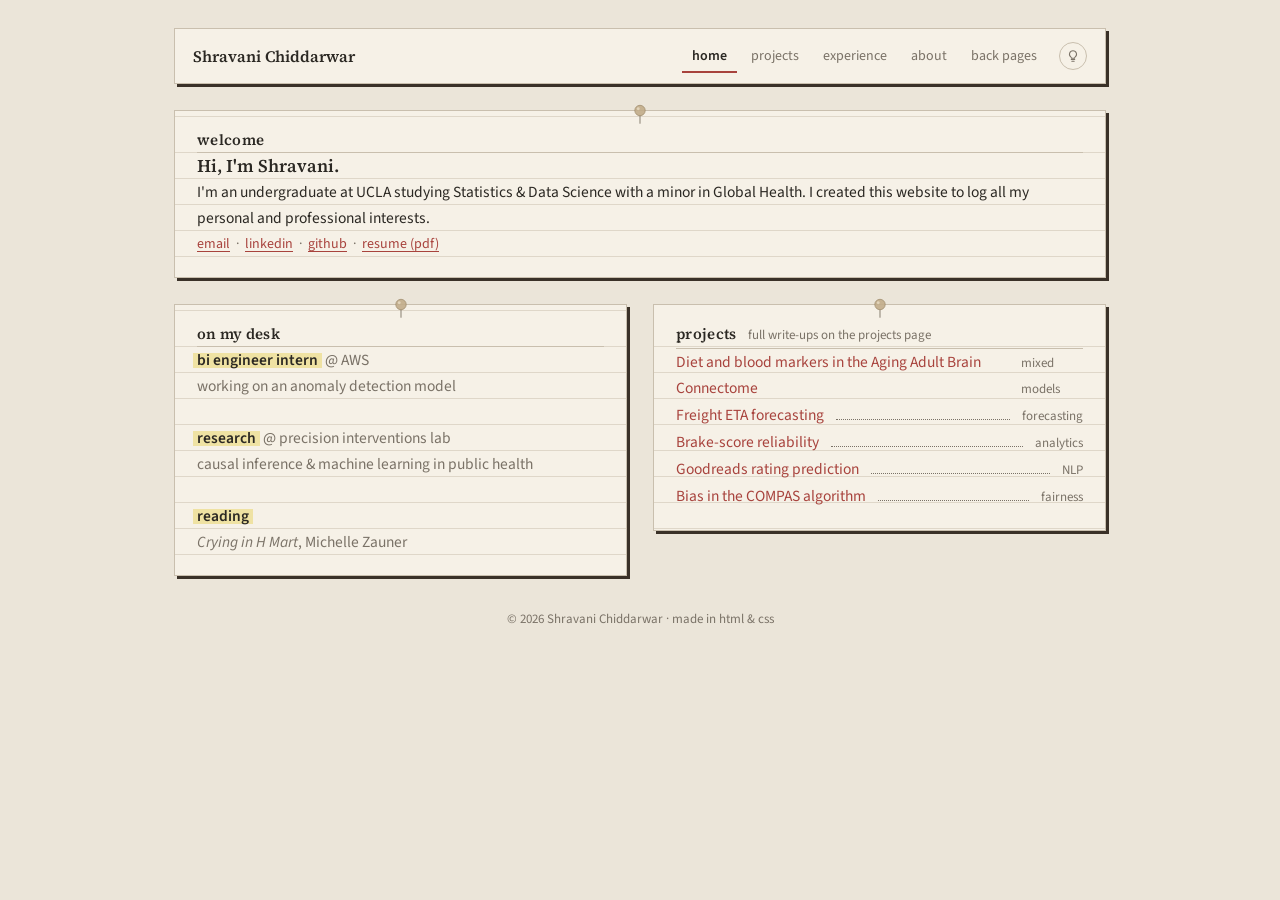
<file: index.html>
<!DOCTYPE html>
<html lang="en">
<head>
  <meta charset="UTF-8">
  <meta name="viewport" content="width=device-width, initial-scale=1">
  <title>Shravani Chiddarwar</title>
  <meta name="description" content="Shravani Chiddarwar — Statistics & Data Science at UCLA. Projects, experience, and the back pages.">
  <link rel="preconnect" href="https://fonts.googleapis.com">
  <link rel="preconnect" href="https://fonts.gstatic.com" crossorigin>
  <link href="https://fonts.googleapis.com/css2?family=Source+Serif+4:opsz,wght@8..60,500;8..60,600&family=Source+Sans+3:ital,wght@0,400;0,500;0,600;1,400&family=Caveat:wght@500&display=swap" rel="stylesheet">
  <link rel="stylesheet" href="styles.css">
  <script src="theme.js"></script>
</head>
<body>
<div class="desk">

  <header class="bar">
    <a class="who" href="index.html">Shravani Chiddarwar</a>
    <nav aria-label="Site">
      <a href="index.html" aria-current="page">home</a>
      <a href="projects.html">projects</a>
      <a href="experience.html">experience</a>
      <a href="about.html">about</a>
      <a href="back-pages.html">back pages</a>
      <button class="lamp" id="lamp" type="button" aria-label="Toggle dark mode" title="Desk lamp">
        <svg viewBox="0 0 24 24" aria-hidden="true"><path d="M9 18h6M10 21h4M12 3a6 6 0 0 0-3.5 10.9c.6.5.9 1.2.9 2V16h5.2v-.1c0-.8.3-1.5.9-2A6 6 0 0 0 12 3z"/></svg>
      </button>
    </nav>
  </header>

  <main class="sheet">
    <section class="block">
      <h2>welcome</h2>
      <h1>Hi, I'm Shravani.</h1>
      <p>I'm an undergraduate at UCLA studying Statistics &amp; Data Science with a minor in Global Health. I created this website to log all my personal and professional interests.</p>
      <p class="mute small"><a href="mailto:shravanic476@gmail.com">email</a> &nbsp;·&nbsp; <a href="https://www.linkedin.com/in/shravani-chiddarwar-a98483246/">linkedin</a> &nbsp;·&nbsp; <a href="https://github.com/shravanic26">github</a> &nbsp;·&nbsp; <a href="resume.pdf">resume (pdf)</a></p>
    </section>

    <div class="cols">
      <section class="block">
        <h2>on my desk</h2>
        <ul class="recent">
          <li><span class="chip"><strong>bi engineer intern</strong> @ AWS</span><span>working on an anomaly detection model</span></li>
          <li><span class="chip"><strong>research</strong> @ precision interventions lab</span><span>causal inference &amp; machine learning in public health</span></li>
          <li><span class="chip"><strong>reading</strong></span><span><em>Crying in H Mart</em>, Michelle Zauner</span></li>
        </ul>
      </section>

      <section class="block">
        <h2>projects <small>full write-ups on the projects page</small></h2>
        <ul class="toc">
          <li><a href="projects.html#aabc">Diet and blood markers in the Aging Adult Brain Connectome</a><span>mixed models</span></li>
          <li><a href="projects.html#kohls">Freight ETA forecasting</a><span>forecasting</span></li>
          <li><a href="projects.html#michelin">Brake-score reliability</a><span>analytics</span></li>
          <li><a href="projects.html#goodreads">Goodreads rating prediction</a><span>NLP</span></li>
          <li><a href="projects.html#compas">Bias in the COMPAS algorithm</a><span>fairness</span></li>
        </ul>
      </section>
    </div>
  </main>

  <p class="colophon">© 2026 Shravani Chiddarwar · made in html &amp; css</p>
</div>
</body>
</html>
</file>
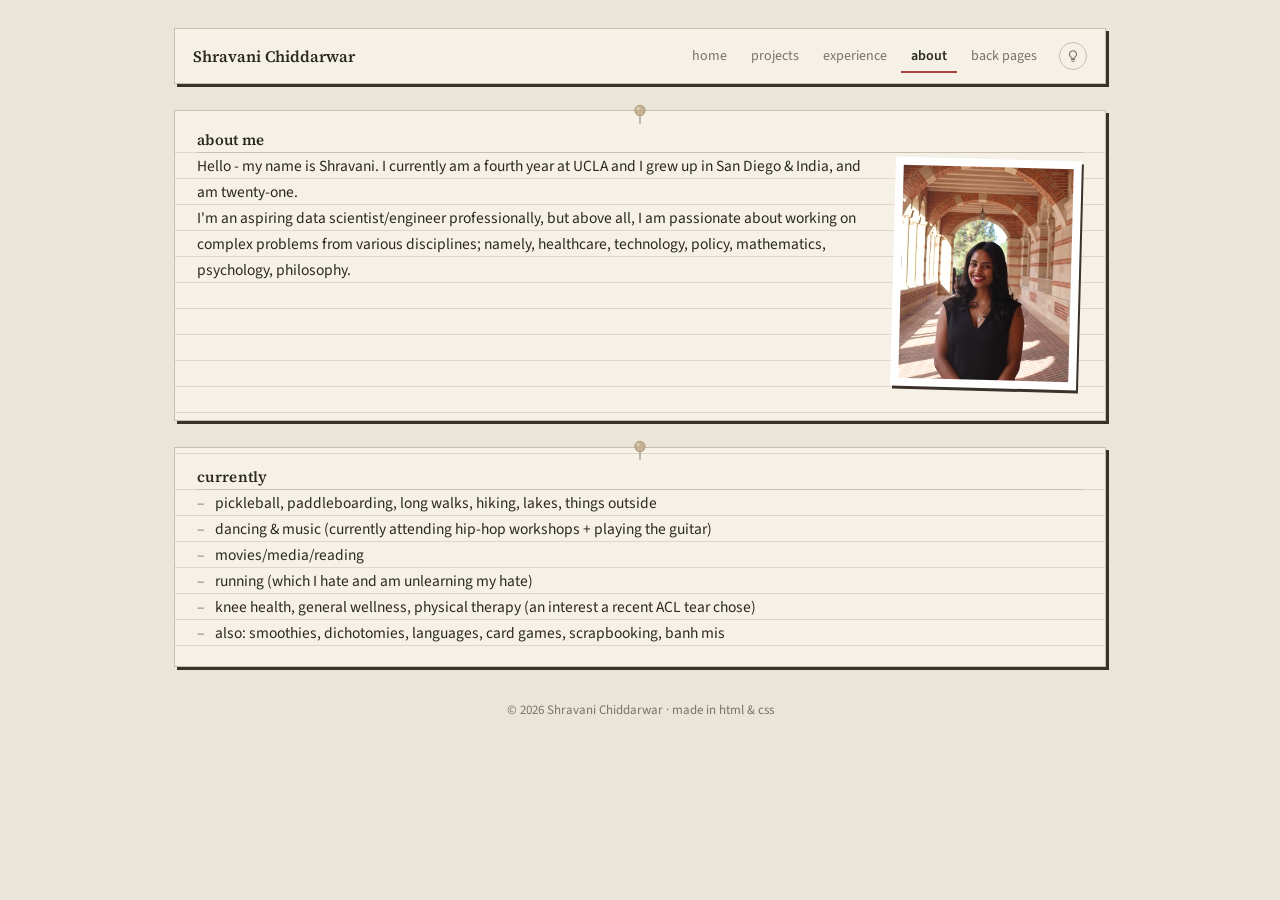
<file: about.html>
<!DOCTYPE html>
<html lang="en">
<head>
  <meta charset="UTF-8">
  <meta name="viewport" content="width=device-width, initial-scale=1">
  <title>about · Shravani Chiddarwar</title>
  <meta name="description" content="Shravani Chiddarwar — Statistics & Data Science at UCLA. Projects, experience, and the back pages.">
  <link rel="preconnect" href="https://fonts.googleapis.com">
  <link rel="preconnect" href="https://fonts.gstatic.com" crossorigin>
  <link href="https://fonts.googleapis.com/css2?family=Source+Serif+4:opsz,wght@8..60,500;8..60,600&family=Source+Sans+3:ital,wght@0,400;0,500;0,600;1,400&family=Caveat:wght@500&display=swap" rel="stylesheet">
  <link rel="stylesheet" href="styles.css">
  <script src="theme.js"></script>
</head>
<body>
<div class="desk">

  <header class="bar">
    <a class="who" href="index.html">Shravani Chiddarwar</a>
    <nav aria-label="Site">
      <a href="index.html">home</a>
      <a href="projects.html">projects</a>
      <a href="experience.html">experience</a>
      <a href="about.html" aria-current="page">about</a>
      <a href="back-pages.html">back pages</a>
      <button class="lamp" id="lamp" type="button" aria-label="Toggle dark mode" title="Desk lamp">
        <svg viewBox="0 0 24 24" aria-hidden="true"><path d="M9 18h6M10 21h4M12 3a6 6 0 0 0-3.5 10.9c.6.5.9 1.2.9 2V16h5.2v-.1c0-.8.3-1.5.9-2A6 6 0 0 0 12 3z"/></svg>
      </button>
    </nav>
  </header>

  <main class="sheet">
    <div class="stack">
      <section class="block has-photo">
        <h2>about me</h2>
        <figure class="photo r side"><img src="images/headshot.jpg" alt="Shravani Chiddarwar"></figure>
        <p>Hello - my name is Shravani. I currently am a fourth year at UCLA and I grew up in San Diego &amp; India, and am twenty-one.</p>
        <p>I'm an aspiring data scientist/engineer professionally, but above all, I am passionate about working on complex problems from various disciplines; namely, healthcare, technology, policy, mathematics, psychology, philosophy.</p>
      </section>
      <section class="block">
        <h2>currently</h2>
        <ul class="list">
          <li>pickleball, paddleboarding, long walks, hiking, lakes, things outside</li>
          <li>dancing &amp; music (currently attending hip-hop workshops + playing the guitar)</li>
          <li>movies/media/reading</li>
          <li>running (which I hate and am unlearning my hate)</li>
          <li>knee health, general wellness, physical therapy (an interest a recent ACL tear chose)</li>
          <li>also: smoothies, dichotomies, languages, card games, scrapbooking, banh mis</li>
        </ul>
      </section>
    </div>
  </main>

  <p class="colophon">© 2026 Shravani Chiddarwar · made in html &amp; css</p>
</div>
</body>
</html>
</file>
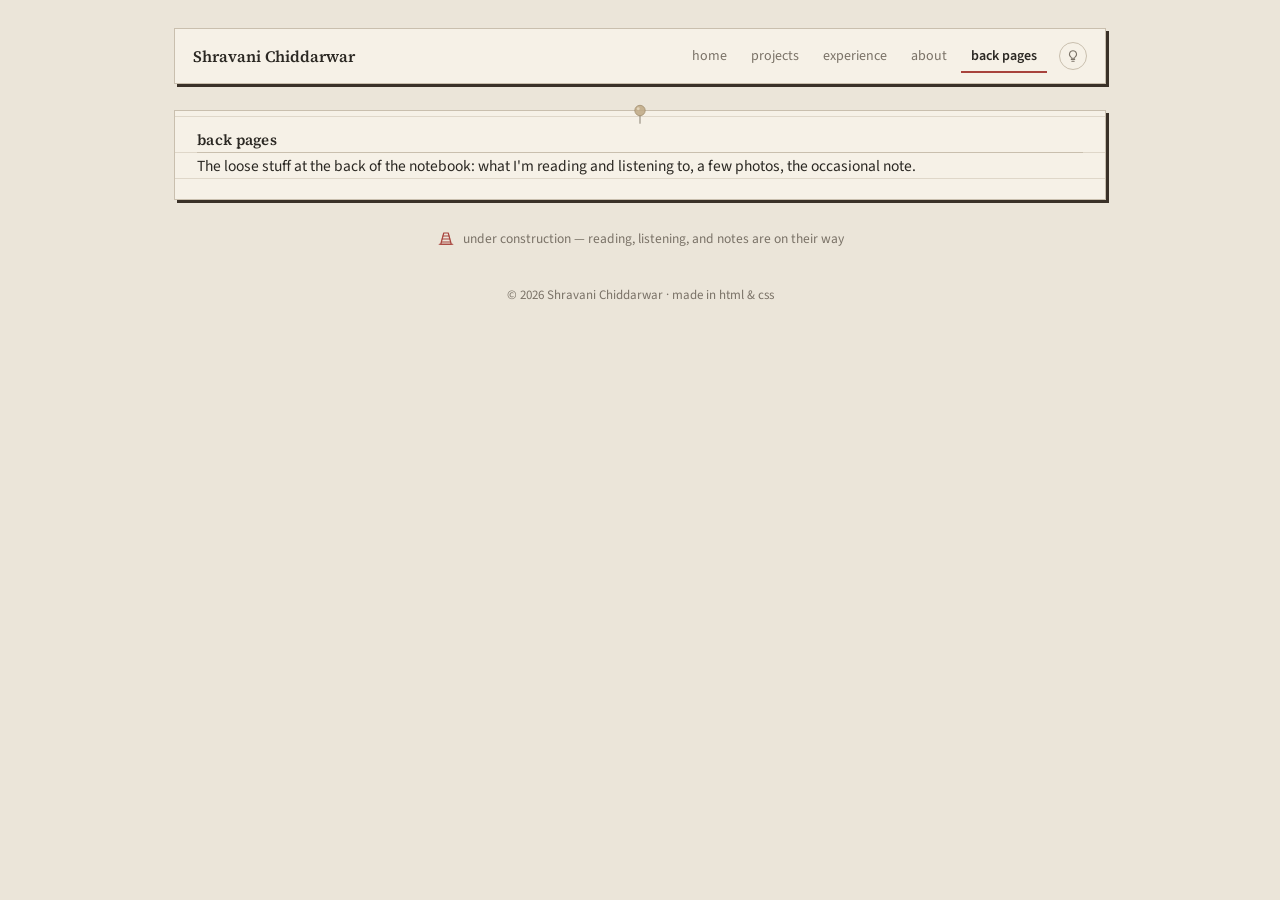
<file: back-pages.html>
<!DOCTYPE html>
<html lang="en">
<head>
  <meta charset="UTF-8">
  <meta name="viewport" content="width=device-width, initial-scale=1">
  <title>back pages · Shravani Chiddarwar</title>
  <meta name="description" content="Shravani Chiddarwar — Statistics & Data Science at UCLA. Projects, experience, and the back pages.">
  <link rel="preconnect" href="https://fonts.googleapis.com">
  <link rel="preconnect" href="https://fonts.gstatic.com" crossorigin>
  <link href="https://fonts.googleapis.com/css2?family=Source+Serif+4:opsz,wght@8..60,500;8..60,600&family=Source+Sans+3:ital,wght@0,400;0,500;0,600;1,400&family=Caveat:wght@500&display=swap" rel="stylesheet">
  <link rel="stylesheet" href="styles.css">
  <script src="theme.js"></script>
</head>
<body>
<div class="desk">

  <header class="bar">
    <a class="who" href="index.html">Shravani Chiddarwar</a>
    <nav aria-label="Site">
      <a href="index.html">home</a>
      <a href="projects.html">projects</a>
      <a href="experience.html">experience</a>
      <a href="about.html">about</a>
      <a href="back-pages.html" aria-current="page">back pages</a>
      <button class="lamp" id="lamp" type="button" aria-label="Toggle dark mode" title="Desk lamp">
        <svg viewBox="0 0 24 24" aria-hidden="true"><path d="M9 18h6M10 21h4M12 3a6 6 0 0 0-3.5 10.9c.6.5.9 1.2.9 2V16h5.2v-.1c0-.8.3-1.5.9-2A6 6 0 0 0 12 3z"/></svg>
      </button>
    </nav>
  </header>

  <main class="sheet">
    <section class="block">
      <h1>back pages</h1>
      <p>The loose stuff at the back of the notebook: what I'm reading and listening to, a few photos, the occasional note.</p>
    </section>

    <p class="wip">
      <svg viewBox="0 0 24 24" aria-hidden="true"><path d="M9 4h6l4 15H5z"/><path d="M8 8h8M7 12h10M6 16h12"/><path d="M3 19h18"/></svg>
      under construction — reading, listening, and notes are on their way
    </p>

  </main>

  <p class="colophon">© 2026 Shravani Chiddarwar · made in html &amp; css</p>
</div>
</body>
</html>
</file>
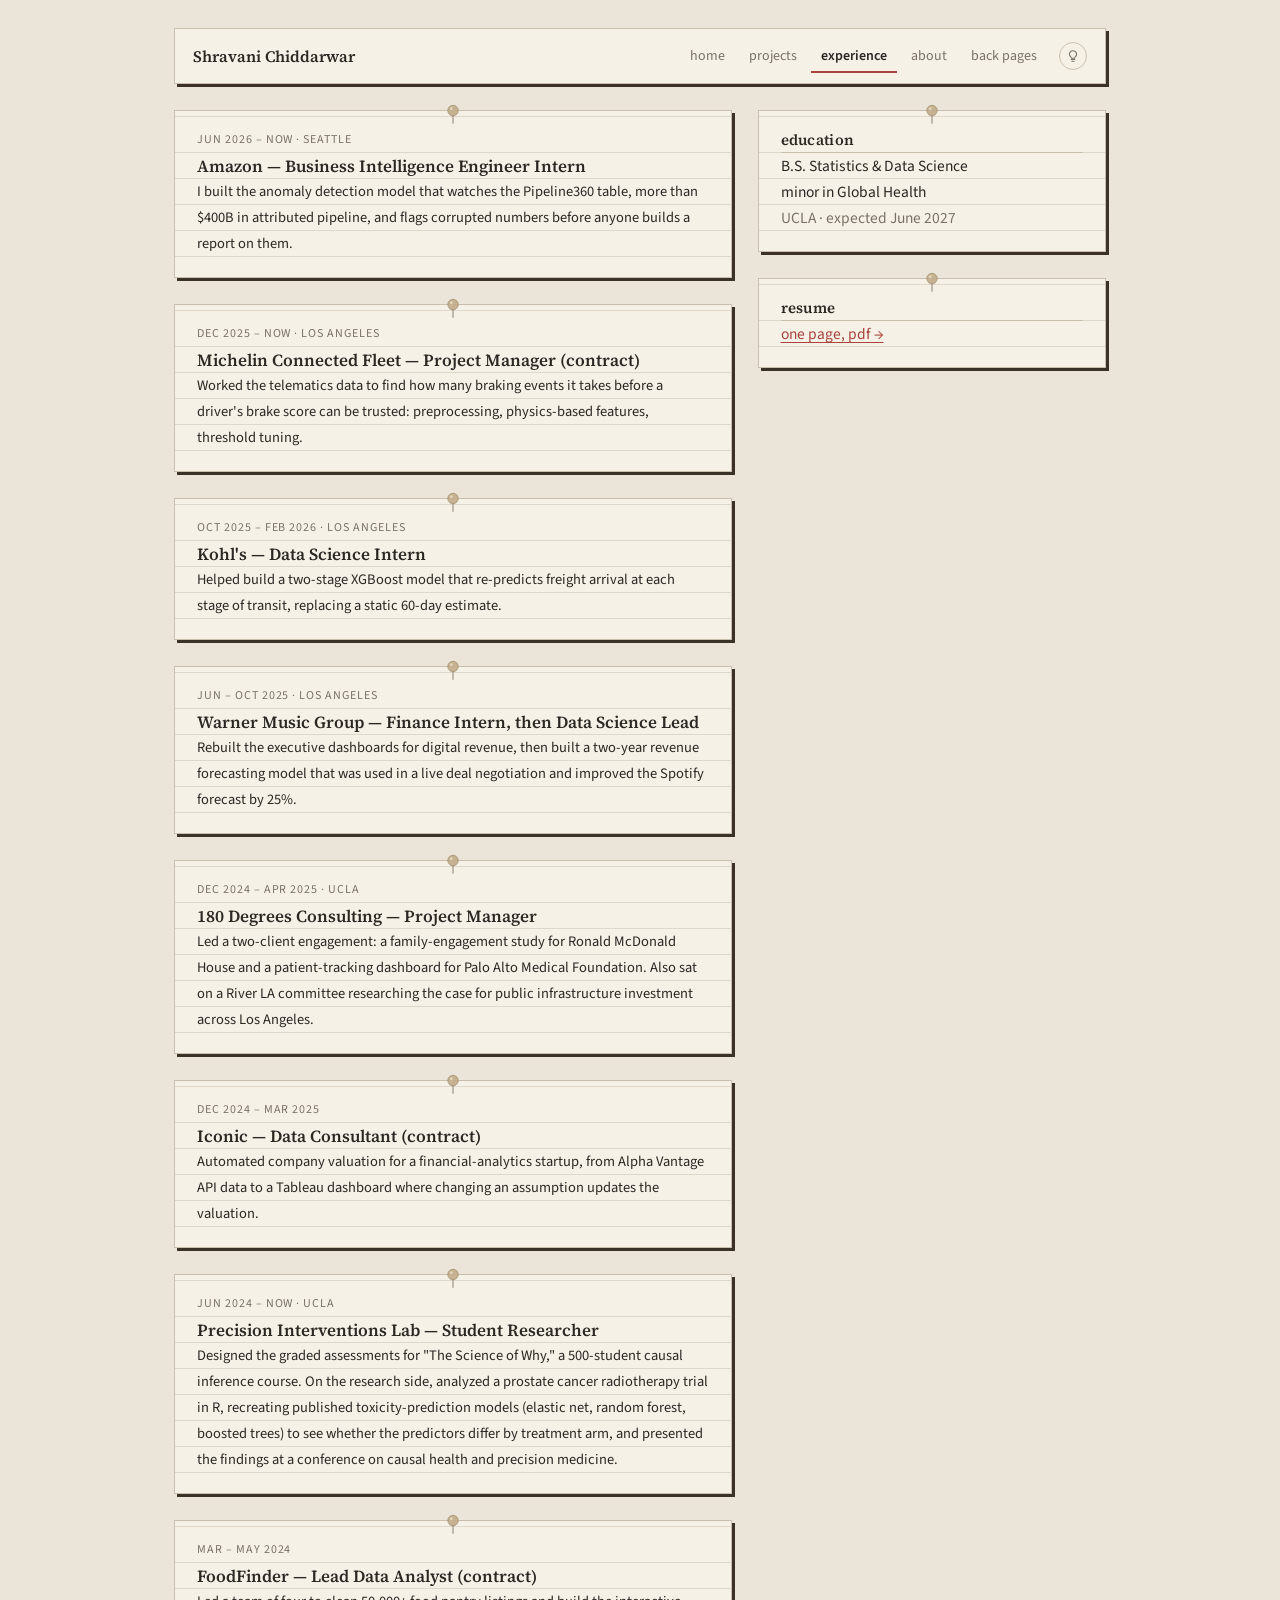
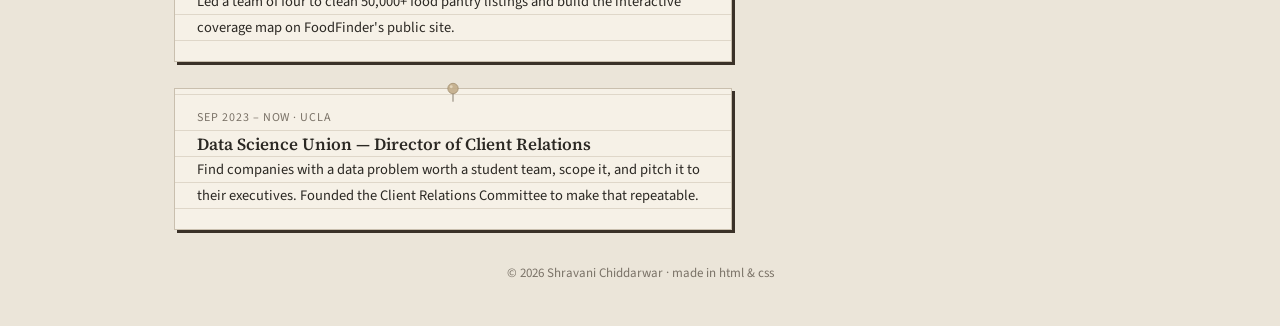
<file: experience.html>
<!DOCTYPE html>
<html lang="en">
<head>
  <meta charset="UTF-8">
  <meta name="viewport" content="width=device-width, initial-scale=1">
  <title>experience · Shravani Chiddarwar</title>
  <meta name="description" content="Shravani Chiddarwar — Statistics & Data Science at UCLA. Projects, experience, and the back pages.">
  <link rel="preconnect" href="https://fonts.googleapis.com">
  <link rel="preconnect" href="https://fonts.gstatic.com" crossorigin>
  <link href="https://fonts.googleapis.com/css2?family=Source+Serif+4:opsz,wght@8..60,500;8..60,600&family=Source+Sans+3:ital,wght@0,400;0,500;0,600;1,400&family=Caveat:wght@500&display=swap" rel="stylesheet">
  <link rel="stylesheet" href="styles.css">
  <script src="theme.js"></script>
</head>
<body>
<div class="desk">

  <header class="bar">
    <a class="who" href="index.html">Shravani Chiddarwar</a>
    <nav aria-label="Site">
      <a href="index.html">home</a>
      <a href="projects.html">projects</a>
      <a href="experience.html" aria-current="page">experience</a>
      <a href="about.html">about</a>
      <a href="back-pages.html">back pages</a>
      <button class="lamp" id="lamp" type="button" aria-label="Toggle dark mode" title="Desk lamp">
        <svg viewBox="0 0 24 24" aria-hidden="true"><path d="M9 18h6M10 21h4M12 3a6 6 0 0 0-3.5 10.9c.6.5.9 1.2.9 2V16h5.2v-.1c0-.8.3-1.5.9-2A6 6 0 0 0 12 3z"/></svg>
      </button>
    </nav>
  </header>

  <main class="sheet">
    <div class="cols wide">
      <div class="cards one">
        <article class="block card"><div class="kind">Jun 2026 – now · Seattle</div><h3>Amazon — Business Intelligence Engineer Intern</h3><p>I built the anomaly detection model that watches the Pipeline360 table, more than $400B in attributed pipeline, and flags corrupted numbers before anyone builds a report on them.</p></article>
        <article class="block card"><div class="kind">Dec 2025 – now · Los Angeles</div><h3>Michelin Connected Fleet — Project Manager (contract)</h3><p>Worked the telematics data to find how many braking events it takes before a driver's brake score can be trusted: preprocessing, physics-based features, threshold tuning.</p></article>
        <article class="block card"><div class="kind">Oct 2025 – Feb 2026 · Los Angeles</div><h3>Kohl's — Data Science Intern</h3><p>Helped build a two-stage XGBoost model that re-predicts freight arrival at each stage of transit, replacing a static 60-day estimate.</p></article>
        <article class="block card"><div class="kind">Jun – Oct 2025 · Los Angeles</div><h3>Warner Music Group — Finance Intern, then Data Science Lead</h3><p>Rebuilt the executive dashboards for digital revenue, then built a two-year revenue forecasting model that was used in a live deal negotiation and improved the Spotify forecast by 25%.</p></article>
        <article class="block card"><div class="kind">Dec 2024 – Apr 2025 · UCLA</div><h3>180 Degrees Consulting — Project Manager</h3><p>Led a two-client engagement: a family-engagement study for Ronald McDonald House and a patient-tracking dashboard for Palo Alto Medical Foundation. Also sat on a River LA committee researching the case for public infrastructure investment across Los Angeles.</p></article>
        <article class="block card"><div class="kind">Dec 2024 – Mar 2025</div><h3>Iconic — Data Consultant (contract)</h3><p>Automated company valuation for a financial-analytics startup, from Alpha Vantage API data to a Tableau dashboard where changing an assumption updates the valuation.</p></article>
        <article class="block card"><div class="kind">Jun 2024 – now · UCLA</div><h3>Precision Interventions Lab — Student Researcher</h3><p>Designed the graded assessments for "The Science of Why," a 500-student causal inference course. On the research side, analyzed a prostate cancer radiotherapy trial in R, recreating published toxicity-prediction models (elastic net, random forest, boosted trees) to see whether the predictors differ by treatment arm, and presented the findings at a conference on causal health and precision medicine.</p></article>
        <article class="block card"><div class="kind">Mar – May 2024</div><h3>FoodFinder — Lead Data Analyst (contract)</h3><p>Led a team of four to clean 50,000+ food pantry listings and build the interactive coverage map on FoodFinder's public site.</p></article>
        <article class="block card"><div class="kind">Sep 2023 – now · UCLA</div><h3>Data Science Union — Director of Client Relations</h3><p>Find companies with a data problem worth a student team, scope it, and pitch it to their executives. Founded the Client Relations Committee to make that repeatable.</p></article>
      </div>
      <div class="stack">
        <section class="block">
          <h2>education</h2>
          <p>B.S. Statistics &amp; Data Science<br>minor in Global Health</p>
          <p class="mute">UCLA · expected June 2027</p>
        </section>
        <section class="block">
          <h2>resume</h2>
          <p><a href="resume.pdf">one page, pdf →</a></p>
        </section>
      </div>
    </div>
  </main>

  <p class="colophon">© 2026 Shravani Chiddarwar · made in html &amp; css</p>
</div>
</body>
</html>
</file>
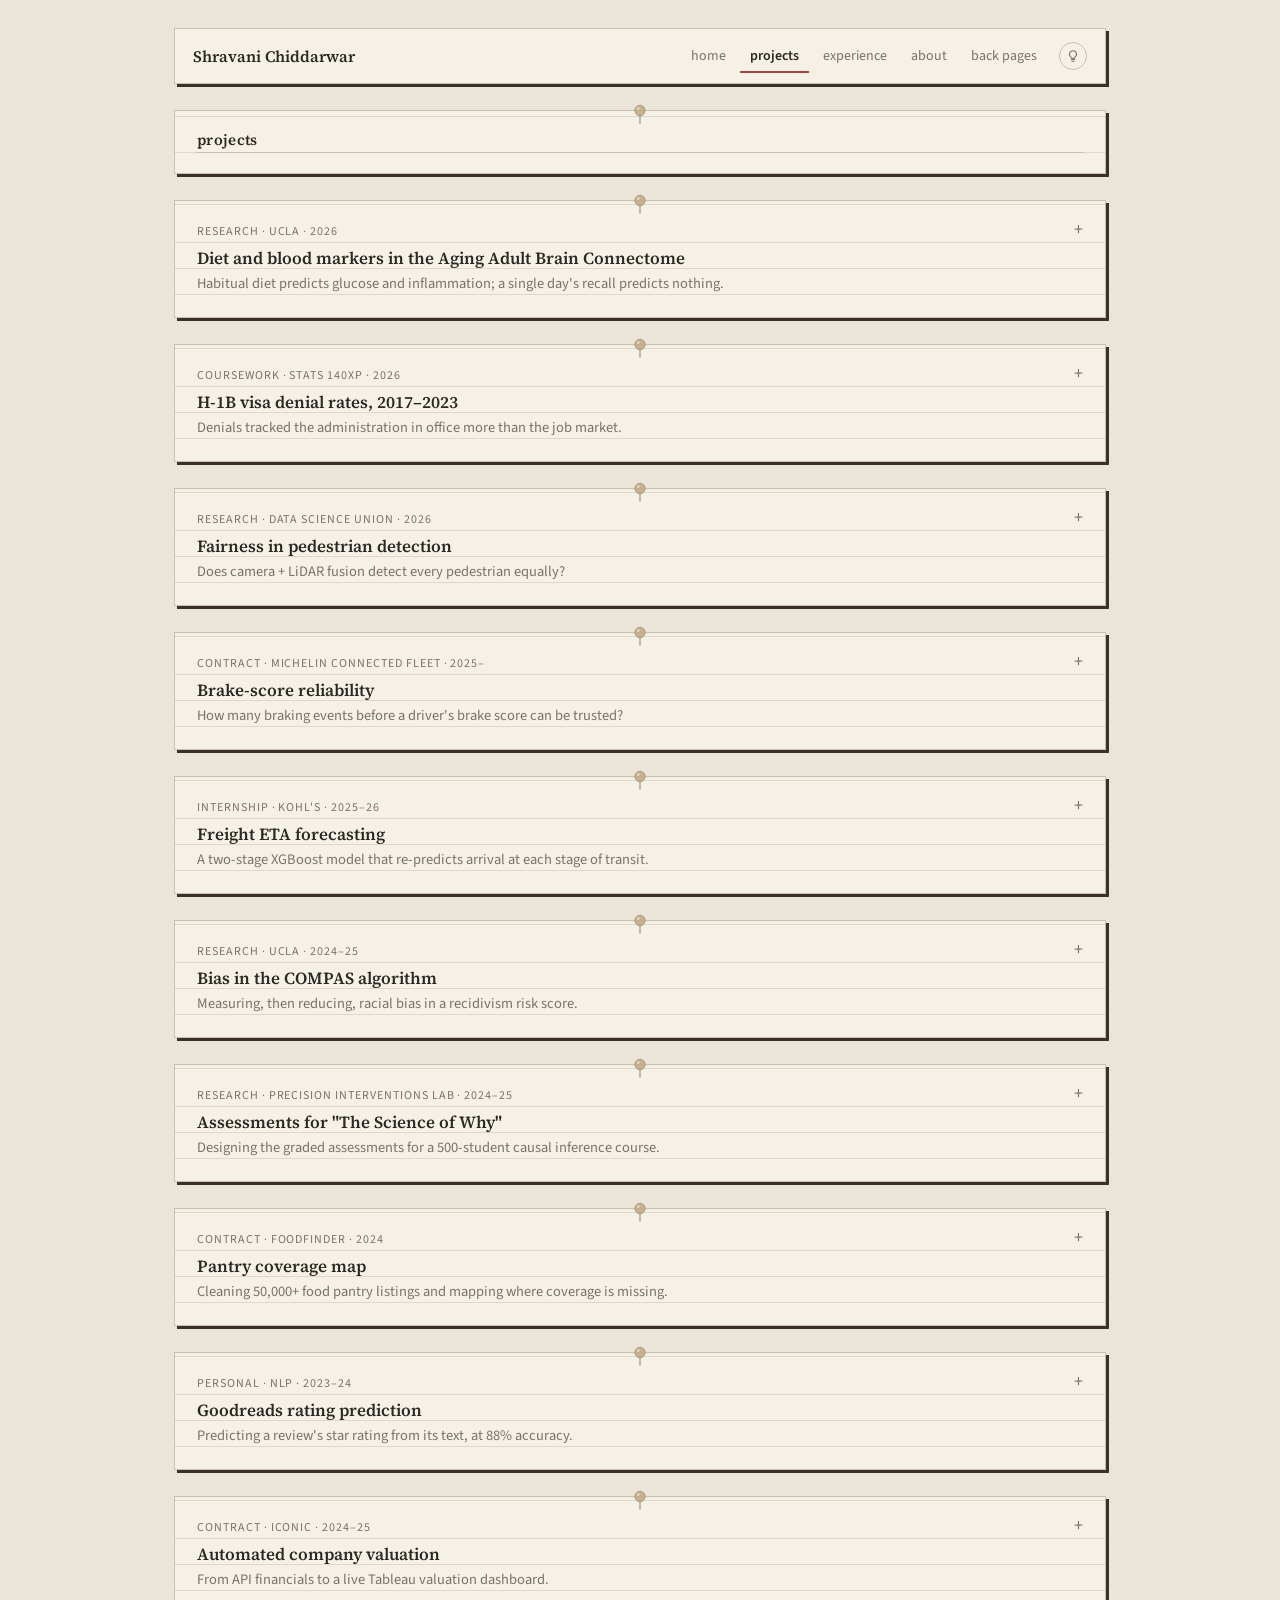
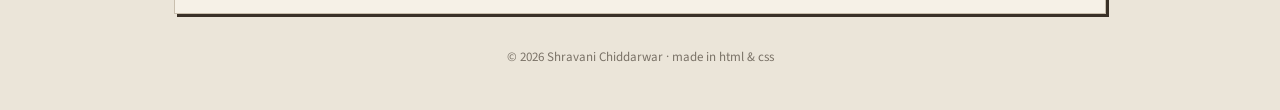
<file: projects.html>
<!DOCTYPE html>
<html lang="en">
<head>
  <meta charset="UTF-8">
  <meta name="viewport" content="width=device-width, initial-scale=1">
  <title>projects · Shravani Chiddarwar</title>
  <meta name="description" content="Shravani Chiddarwar — Statistics & Data Science at UCLA. Projects, experience, and the back pages.">
  <link rel="preconnect" href="https://fonts.googleapis.com">
  <link rel="preconnect" href="https://fonts.gstatic.com" crossorigin>
  <link href="https://fonts.googleapis.com/css2?family=Source+Serif+4:opsz,wght@8..60,500;8..60,600&family=Source+Sans+3:ital,wght@0,400;0,500;0,600;1,400&family=Caveat:wght@500&display=swap" rel="stylesheet">
  <link rel="stylesheet" href="styles.css">
  <script src="theme.js"></script>
</head>
<body>
<div class="desk">

  <header class="bar">
    <a class="who" href="index.html">Shravani Chiddarwar</a>
    <nav aria-label="Site">
      <a href="index.html">home</a>
      <a href="projects.html" aria-current="page">projects</a>
      <a href="experience.html">experience</a>
      <a href="about.html">about</a>
      <a href="back-pages.html">back pages</a>
      <button class="lamp" id="lamp" type="button" aria-label="Toggle dark mode" title="Desk lamp">
        <svg viewBox="0 0 24 24" aria-hidden="true"><path d="M9 18h6M10 21h4M12 3a6 6 0 0 0-3.5 10.9c.6.5.9 1.2.9 2V16h5.2v-.1c0-.8.3-1.5.9-2A6 6 0 0 0 12 3z"/></svg>
      </button>
    </nav>
  </header>

  <main class="sheet">
    <section class="block">
      <h1>projects</h1>
    </section>

    <div class="cards one">

      <details class="block card" id="aabc">
        <summary><span class="kind">Research · UCLA · 2026</span><span class="t">Diet and blood markers in the Aging Adult Brain Connectome</span><span class="gist">Habitual diet predicts glucose and inflammation; a single day's recall predicts nothing.</span></summary>
        <p>The Aging Adult Brain Connectome is an NIH study following a thousand-plus adults, from their late thirties past 100, at four sites including UCLA. Working with two of its UCLA investigators, Dr. Helen Lavretsky and Dr. Dara Ghahremani, our team asked whether what people report eating in a 24-hour recall shows up in their blood. Across 781 participants I fit mixed-effects models that split each nutrient into a person's habitual intake and that day's deviation from it. Habitual fiber and overall diet quality predicted lower glucose and lower inflammation; a single day's deviation predicted nothing. One recall is noise; averaged across visits, it's a real signal.</p>
        <div class="tools"><b>R</b> · lme4 · PCA · Quarto</div>
      </details>

      <details class="block card" id="h1b">
        <summary><span class="kind">Coursework · STATS 140XP · 2026</span><span class="t">H-1B visa denial rates, 2017–2023</span><span class="gist">Denials tracked the administration in office more than the job market.</span></summary>
        <p>Does an H-1B outcome depend more on politics or on the job market? Six classmates and I merged seven years of USCIS petition data in R and tracked denial rates and new-hire ratios by industry. Denials climbed under the Trump administration and fell after Biden's reversals with no change to the law, and COVID pushed employers toward keeping existing visa holders over sponsoring new ones.</p>
        <div class="tools"><b>R</b> · Quarto · <a href="files/h1b-report.pdf">read the report →</a></div>
      </details>

      <details class="block card" id="pedestrian">
        <summary><span class="kind">Research · Data Science Union · 2026</span><span class="t">Fairness in pedestrian detection</span><span class="gist">Does camera + LiDAR fusion detect every pedestrian equally?</span></summary>
        <p>Studies of camera-only pedestrian detection have found it misses some people more than others: children more often than adults, and people with darker skin more often than people with lighter skin. Self-driving cars like Waymo's don't rely on cameras alone; they combine camera, LiDAR, and sometimes radar, and we couldn't find work testing whether that combination closes the gap. I joined a research team exploring the question, where I reviewed the fairness and detection literature, labeled data, and built initial models. It began as an exploratory project, and it was my first real look at multimodal models and how research gets done.</p>
        <div class="tools"><b>PyTorch</b> · multimodal CNNs · camera + LiDAR data</div>
      </details>

      <details class="block card" id="michelin">
        <summary><span class="kind">Contract · Michelin Connected Fleet · 2025–</span><span class="t">Brake-score reliability</span><span class="gist">How many braking events before a driver's brake score can be trusted?</span></summary>
        <p>Michelin Connected Fleet scores how a fleet's drivers brake, and asked our Data Science Union team how many braking events it takes before that score can be trusted. I worked on the telematics data: building the preprocessing pipeline, engineering features grounded in the physics of braking, and testing where the prediction thresholds should sit for the score to stay stable. The hard part was weighing modeling strategies against what would actually hold up once deployed on a real fleet.</p>
        <div class="tools"><b>Python</b> · Git</div>
      </details>

      <details class="block card" id="kohls">
        <summary><span class="kind">Internship · Kohl's · 2025–26</span><span class="t">Freight ETA forecasting</span><span class="gist">A two-stage XGBoost model that re-predicts arrival at each stage of transit.</span></summary>
        <p>Kohl's was predicting when long-haul freight would arrive with a static 60-day estimate, and it drifted every time a vendor or carrier ran late. Through the Data Science Union, I helped build a two-stage XGBoost model in Python and BigQuery that re-predicts as a shipment moves through each stage of transit, using 20+ engineered features across 5+ datasets. In my own benchmark it beat the carriers' own ETAs by about 70%.</p>
        <div class="tools"><b>Python</b> · BigQuery · XGBoost</div>
      </details>

      <details class="block card" id="compas">
        <summary><span class="kind">Research · UCLA · 2024–25</span><span class="t">Bias in the COMPAS algorithm</span><span class="gist">Measuring, then reducing, racial bias in a recidivism risk score.</span></summary>
        <p>COMPAS is a risk score U.S. courts have used to predict whether a defendant will reoffend, and it is known to flag Black defendants as high-risk at higher rates than white defendants with similar records. I rebuilt the risk classification with Random Forest and logistic regression, segmented defendant profiles with K-Means, and then tested what actually reduces the disparity: reweighing the training data, setting decision thresholds by group, and dropping race along with the variables that stand in for it.</p>
        <div class="tools"><b>scikit-learn</b> · fairness methods</div>
      </details>

      <details class="block card" id="causal">
        <summary><span class="kind">Research · Precision Interventions Lab · 2024–25</span><span class="t">Assessments for "The Science of Why"</span><span class="gist">Designing the graded assessments for a 500-student causal inference course.</span></summary>
        <p>Dr. Falco Bargagli-Stoffi was teaching "The Science of Why," a causal inference course, for the first time, to more than 500 students, and needed assessments that would show where students were struggling. I designed them: chose the readings, wrote questions built to provoke debate rather than recall, and iterated the format with him until a read-a-document-then-answer style worked. The constraint that shaped it: students had AI tools, so the questions had to stay hard anyway. On the research side, I analyzed a prostate cancer radiotherapy trial in R, recreating published toxicity-prediction models (elastic net, random forest, boosted trees) to see whether the predictors differ by treatment arm, and presented the findings at a conference on causal health and precision medicine.</p>
        <div class="tools"><b>Causal inference</b> · assessment design · R</div>
      </details>

      <details class="block card" id="foodfinder">
        <summary><span class="kind">Contract · FoodFinder · 2024</span><span class="t">Pantry coverage map</span><span class="gist">Cleaning 50,000+ food pantry listings and mapping where coverage is missing.</span></summary>
        <p>FoodFinder maps free food pantries so people can find one nearby, and its listings had drifted: 50,000+ entries with inconsistent addresses and hours. I led a team of four to clean and restructure them in Python, mapped the results in Tableau to show where coverage was thin, and built an interactive map in GeoPandas for the public site.</p>
        <div class="tools"><b>Python</b> · RegEx · GeoPandas · Tableau</div>
      </details>

      <details class="block card" id="goodreads">
        <summary><span class="kind">Personal · NLP · 2023–24</span><span class="t">Goodreads rating prediction</span><span class="gist">Predicting a review's star rating from its text, at 88% accuracy.</span></summary>
        <p>Six million Goodreads ratings across 10,000 books: could a model read a review and predict the stars? I built a classifier in PyTorch on Sentence Transformer embeddings of the review text and got to 88% accuracy, then wrapped it in a Streamlit app that recommends the next book.</p>
        <div class="tools"><b>PyTorch</b> · Sentence Transformers · Streamlit</div>
      </details>

      <details class="block card" id="iconic">
        <summary><span class="kind">Contract · Iconic · 2024–25</span><span class="t">Automated company valuation</span><span class="gist">From API financials to a live Tableau valuation dashboard.</span></summary>
        <p>Iconic, a financial-analytics startup, was valuing companies by hand. I automated the pipeline: pulled financials through the Alpha Vantage API, compared valuation multiples like EV/Revenue and EV/EBITDA, and A/B tested data providers to pick the most accurate one, all feeding a Tableau dashboard where you change an assumption and the valuation updates.</p>
        <div class="tools"><b>Python</b> · Alpha Vantage API · Tableau</div>
      </details>

    </div>
  </main>

  <p class="colophon">© 2026 Shravani Chiddarwar · made in html &amp; css</p>
</div>
</body>
</html>
</file>
<file: styles.css>
/* ============================================================
   shravani-c · styles.css
   Hand-written CSS, no frameworks.

   The idea: ruled note sheets pinned to a desk.
   Every page is a few "blocks" (one ruled sheet each) laid out
   on the desk, under one thin header strip that holds the nav.

   How to read this file:
     1. tokens   — every color lives here; change one, it changes everywhere
     2. base     — body, links, headings
     3. desk     — the background and page width
     4. bar      — the header strip with the nav
     5. block    — the ruled sheet, the pin, the title underline
     6. layouts  — how blocks sit next to each other
     7. pieces   — lists, cards, photos used inside blocks
     8. mobile   — what changes on narrow screens
   ============================================================ */


/* ---- 1. tokens ------------------------------------------------
   Light is the default. The dark block below only redefines the
   same names, so nothing else in the file needs to know about
   dark mode. The desk lamp (theme.js) sets data-theme on <html>. */
:root {
  color-scheme: light;
  --desk:   #ebe5d9;   /* the desk pad */
  --paper:  #f6f1e7;   /* a sheet */
  --line:   #dfd7c9;   /* the rules on a sheet */
  --edge:   #c9bfae;   /* sheet border, title underline */
  --ink:    #2b2823;   /* text */
  --mute:   #7a7267;   /* secondary text */
  --pen:    #a8433d;   /* links, the active nav mark */
  --card:   #f1eadc;   /* nav hover */
  --shadow: #3a3128;   /* the hard drop shadow */
}

[data-theme="dark"] {
  color-scheme: dark;
  --desk:   #1a1816;
  --paper:  #26231f;
  --line:   #35312b;
  --edge:   #3f3a33;
  --ink:    #ebe5d8;
  --mute:   #a39a8c;
  --pen:    #e0857c;
  --card:   #2c2823;
  --shadow: #000000;
}


/* ---- 2. base ----------------------------------------------------
   One number matters more than any other here: line-height 26px.
   The rules on every sheet are also 26px apart, so text sits on
   the lines. Anything inside a block should keep to 26px rows. */
* { box-sizing: border-box; }

body {
  margin: 0;
  color: var(--ink);
  font-family: "Source Sans 3", system-ui, sans-serif;
  font-size: 15.5px;
  line-height: 26px;
}

img { max-width: 100%; display: block; }

a { color: var(--pen); text-decoration: underline; text-decoration-thickness: 1px; text-underline-offset: 3px; }
a:hover { color: var(--ink); }
:focus-visible { outline: 2px solid var(--pen); outline-offset: 2px; }

h1, h2, h3 { font-family: "Source Serif 4", Georgia, serif; font-weight: 600; margin: 0; text-wrap: balance; }
p { margin: 0; }
.mute { color: var(--mute); }
.small { font-size: 14px; }


/* ---- 3. desk ----------------------------------------------------
   A plain desk color behind the sheets. */
body {
  background-color: var(--desk);
}

.desk { max-width: 980px; margin: 0 auto; padding: 28px 24px 40px; }


/* ---- 4. bar (header + nav) -------------------------------------- */
.bar {
  display: flex; justify-content: space-between; align-items: center; gap: 16px; flex-wrap: wrap;
  padding: 10px 18px; margin-bottom: 26px;
  background: var(--paper); border: 1px solid var(--edge); box-shadow: 3px 3px 0 var(--shadow);
}
.bar .who { font-family: "Source Serif 4", Georgia, serif; font-weight: 600; font-size: 16px; color: var(--ink); text-decoration: none; }
.bar nav { display: flex; align-items: center; gap: 4px; flex-wrap: wrap; }
.bar nav a { color: var(--mute); text-decoration: none; font-size: 14px; padding: 4px 10px; border-radius: 3px; white-space: nowrap; }
.bar nav a:hover { color: var(--ink); background: var(--card); }
/* aria-current="page" is set by hand in each html file on its own link */
.bar nav a[aria-current="page"] { color: var(--ink); font-weight: 600; box-shadow: inset 0 -2px 0 var(--pen); border-radius: 0; }

/* the desk lamp = dark mode toggle */
.lamp {
  border: 1px solid var(--edge); background: transparent; color: var(--mute);
  border-radius: 999px; width: 28px; height: 28px; margin-left: 8px;
  display: inline-grid; place-items: center; cursor: pointer;
}
.lamp svg { width: 14px; height: 14px; fill: none; stroke: currentColor; stroke-width: 1.8; stroke-linecap: round; }


/* ---- 5. block (one ruled sheet) --------------------------------
   The rules: a repeating gradient, transparent for 25px then a
   1px line, so one line every 26px. background-position 16px
   matches the top padding so the first line sits under the title. */
.block {
  position: relative;
  background: var(--paper); border: 1px solid var(--edge); box-shadow: 3px 3px 0 var(--shadow);
  padding: 16px 22px 20px;
  background-image: repeating-linear-gradient(transparent 0 25px, var(--line) 25px 26px);
  background-position: 0 16px;
}
.block.plain { background-image: none; }   /* for blocks that hold photos */

/* the push pin: a small inline SVG, brass so it sits in the beige */
.block::before {
  content: ""; position: absolute; top: -8px; left: 50%; width: 16px; height: 22px; margin-left: -8px;
  pointer-events: none; opacity: .9;
  background: url("data:image/svg+xml,%3Csvg xmlns='http://www.w3.org/2000/svg' viewBox='0 0 20 26'%3E%3Cpath d='M10 12v12' stroke='%238a8073' stroke-width='1.4' stroke-linecap='round'/%3E%3Ccircle cx='10' cy='8' r='6.5' fill='%23c2ad8a'/%3E%3Ccircle cx='10' cy='8' r='6.5' fill='none' stroke='%239b8766' stroke-width='1'/%3E%3Ccircle cx='7.8' cy='5.8' r='1.8' fill='%23e6d7bb' opacity='.9'/%3E%3C/svg%3E") no-repeat center / contain;
}

/* block title: 25px of text + 1px underline = exactly one 26px row,
   so the underline lands on the first rule */
.block > h2 { font-size: 15px; line-height: 25px; letter-spacing: .02em; border-bottom: 1px solid var(--edge); }
.block > h2 small { font-weight: 400; color: var(--mute); font-family: "Source Sans 3", system-ui, sans-serif; margin-left: 8px; font-size: 13px; letter-spacing: 0; }
.block h1 { font-size: 18px; line-height: 26px; }
/* a page's own title, when it opens a block, looks exactly like a block label */
.block > h1:first-child { font-size: 15px; line-height: 25px; letter-spacing: .02em; border-bottom: 1px solid var(--edge); }


/* ---- 6. layouts ---------------------------------------------------
   .sheet stacks blocks vertically with a 26px gap.
   .cols puts blocks side by side; .wide makes the left one bigger. */
.sheet { display: grid; gap: 26px; }
.cols  { display: grid; gap: 26px; grid-template-columns: 1fr 1fr; align-items: start; }
.cols.wide { grid-template-columns: 1.6fr 1fr; }
.stack { display: grid; gap: 26px; }
.cards { display: grid; grid-template-columns: repeat(2, minmax(0, 1fr)); gap: 26px; }
.cards.one { grid-template-columns: 1fr; }   /* experience: one per row */


/* ---- 7. pieces ------------------------------------------------ */

/* dotted-leader list: name ....... tag */
.toc { list-style: none; margin: 0; padding: 0; }
.toc li { display: flex; align-items: baseline; gap: 8px; line-height: 26px; }
.toc li::after { content: ""; flex: 1; border-bottom: 1px dotted var(--mute); order: 2; margin: 0 4px; }
.toc li a { order: 1; text-decoration: none; }
.toc li span { order: 3; color: var(--mute); font-size: 13px; }

/* key : value list */
.ledger { list-style: none; margin: 0; padding: 0; }
.ledger li { display: grid; grid-template-columns: 84px 1fr; gap: 12px; line-height: 26px; }
.ledger .k { color: var(--mute); }

/* "on my desk" list: a highlighted role, the place after it, one line under.
   No borders or extra rules; the paper's own lines separate entries.
   --hi is the highlighter; it's defined here because only this uses it. */
.recent { list-style: none; margin: 0; padding: 0; --hi: #efe2a3; }
[data-theme="dark"] .recent { --hi: #5d5330; }
.recent li { display: grid; padding-bottom: 26px; }
.recent li:last-child { padding-bottom: 0; }
.recent .chip { line-height: 26px; color: var(--mute); }
.recent .chip strong {
  color: var(--ink); font-weight: 600;
  background: linear-gradient(transparent 20%, var(--hi) 20%, var(--hi) 88%, transparent 88%);
  padding: 0 4px; margin-left: -4px;
}
.recent li > span:last-child:not(.chip) { color: var(--mute); }

/* plain list: one item per ruled line, a short dash in the margin */
.list { list-style: none; margin: 0; padding: 0; }
.list li { line-height: 26px; padding-left: 18px; position: relative; }
.list li::before { content: "–"; position: absolute; left: 0; color: var(--mute); }

/* dated log */
.log { list-style: none; margin: 0; padding: 0; }
.log li { display: grid; grid-template-columns: 96px 1fr; gap: 12px; line-height: 26px; font-size: 14.5px; }
.log time { color: var(--mute); font-variant-numeric: tabular-nums; font-size: 13px; }

/* a card is a block with a label, a title, a paragraph, and tools.
   On the projects page a card is a <details>: the <summary> (label, title,
   one-line gist) always shows; the story and tools open on click. */
.card summary { list-style: none; cursor: pointer; position: relative; padding-right: 22px; }
.card summary::-webkit-details-marker { display: none; }
.card summary::after { content: "+"; position: absolute; right: 0; top: 0; line-height: 26px; color: var(--mute); font-size: 18px; }
.card[open] summary::after { content: "–"; }
.card summary:focus-visible { outline: 2px solid var(--pen); outline-offset: 4px; }
.card .t { display: block; font-family: "Source Serif 4", Georgia, serif; font-weight: 600; font-size: 17px; line-height: 26px; }
.card .gist { display: block; color: var(--mute); font-size: 14.5px; line-height: 26px; }

.card { display: flex; flex-direction: column; transition: transform .12s ease; }
.card:hover { transform: translateY(-2px); }
.card .kind { font-size: 12px; letter-spacing: .08em; text-transform: uppercase; color: var(--mute); line-height: 26px; }
.card h3 { font-size: 17px; line-height: 26px; }
.card p { font-size: 14.5px; flex: 1; }
.card .tools { font-size: 13px; color: var(--mute); line-height: 26px; }
.card .tools b { color: var(--pen); font-weight: 600; }

/* taped photos */
.photos { display: flex; gap: 22px; flex-wrap: wrap; justify-content: center; padding-top: 6px; }
.photo { position: relative; background: #fff; padding: 8px 8px 28px; box-shadow: 2px 3px 0 var(--shadow); margin: 0; }
.photo img { aspect-ratio: 4 / 5; object-fit: cover; width: 170px; }
.photo figcaption { font-family: Caveat, cursive; font-size: 17px; text-align: center; color: #3b342b; position: absolute; left: 0; right: 0; bottom: 3px; }
.photo.l { transform: rotate(-2deg); }
.photo.r { transform: rotate(1.5deg); }
.photo.side { float: right; margin: 6px 4px 12px 22px; padding-bottom: 8px; }
.block.has-photo { display: flow-root; }   /* block grows to fit the floated photo */

/* the "under construction" line: a little traffic cone drawn in ink */
.wip { display: flex; align-items: center; justify-content: center; gap: 8px; color: var(--mute); font-size: 13.5px; }
.wip svg { width: 18px; height: 18px; fill: none; stroke: var(--pen); stroke-width: 1.6; stroke-linejoin: round; stroke-linecap: round; flex: none; }

.colophon { text-align: center; color: var(--mute); font-size: 13px; margin-top: 30px; }


/* ---- 8. mobile ------------------------------------------------ */
@media (prefers-reduced-motion: reduce) { * { transition: none !important; } }

@media (max-width: 760px) {
  .desk { padding: 16px 14px 32px; }
  .cols, .cols.wide, .cards { grid-template-columns: 1fr; }
  .bar nav a { padding: 4px 7px; font-size: 13.5px; }
  .photo.side { float: none; width: max-content; margin: 8px auto 16px; }
}
</file>
